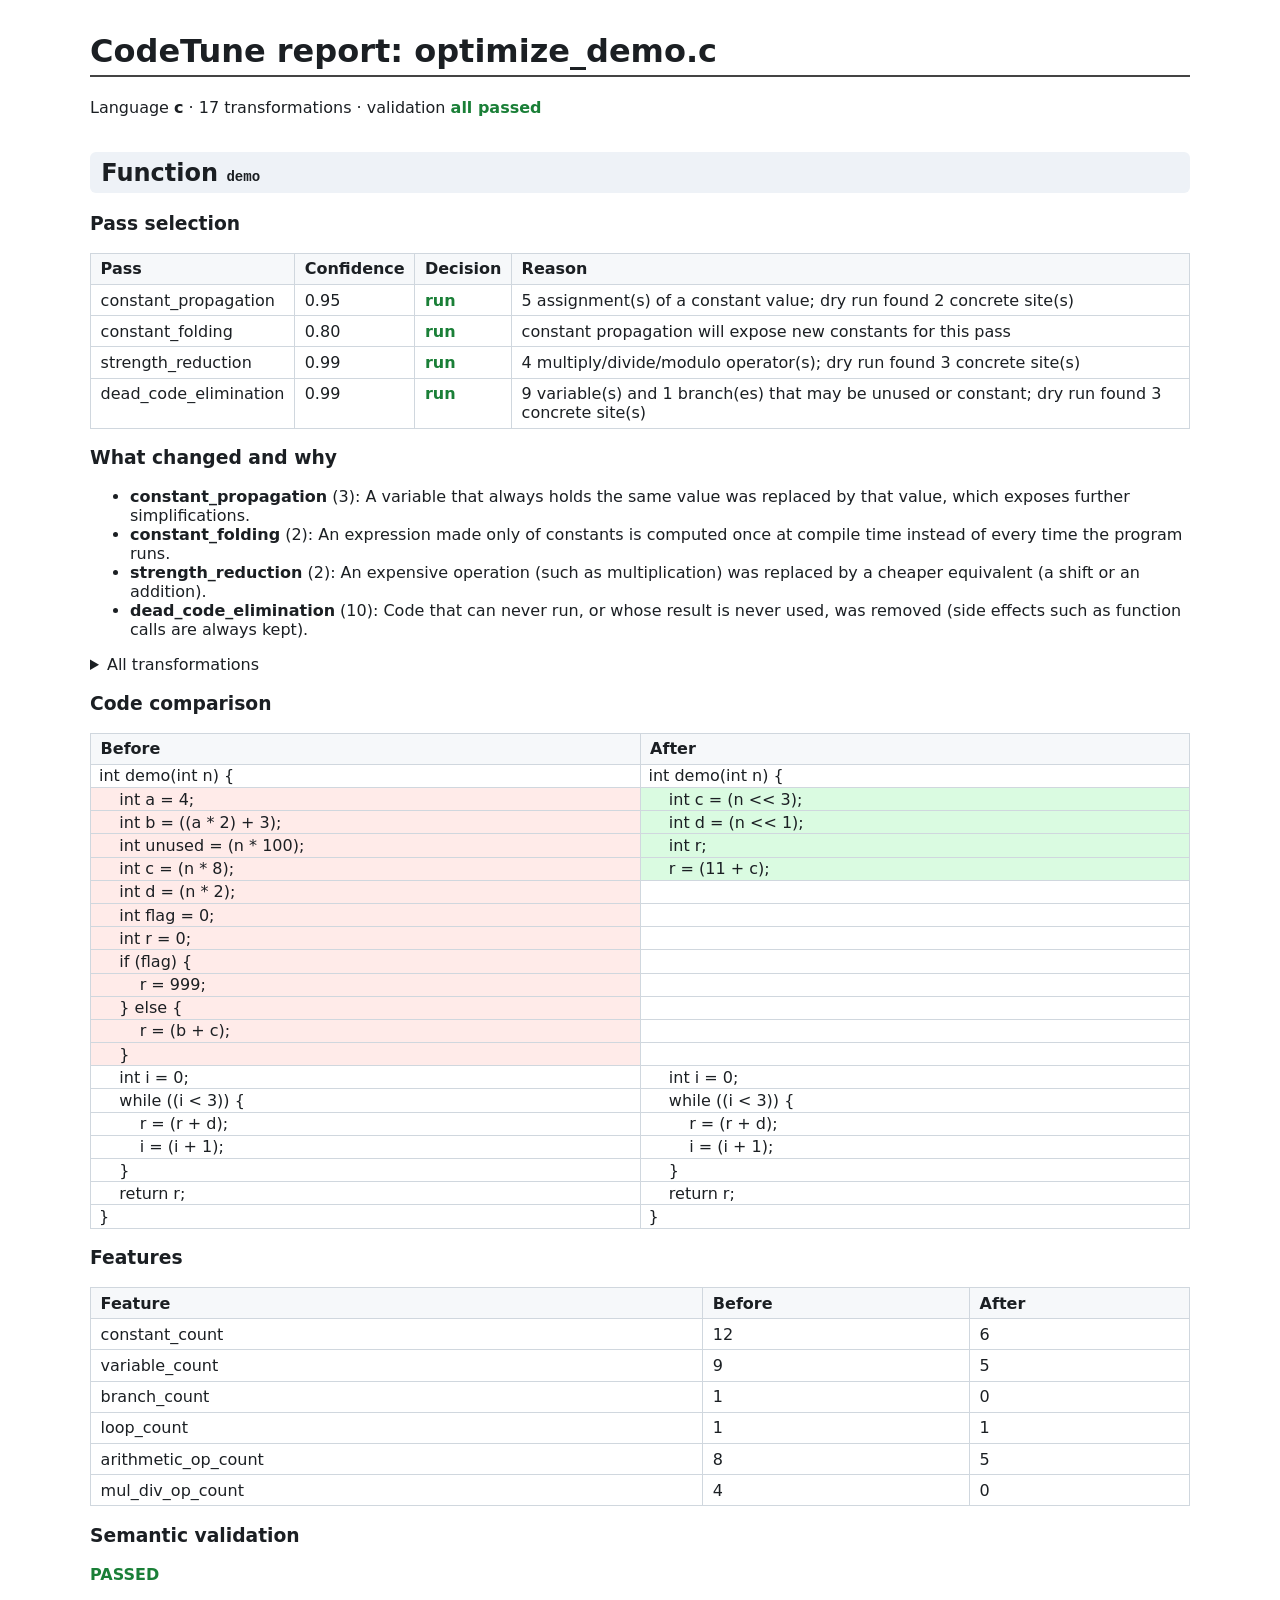
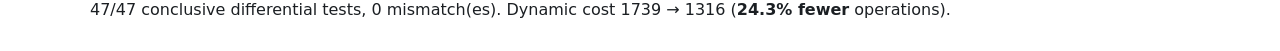
<file: reports/optimize_demo.html>
<!doctype html><html><head><meta charset='utf-8'><title>CodeTune report: optimize_demo.c</title><style>
body{font-family:system-ui,Segoe UI,Arial,sans-serif;margin:2rem auto;max-width:1100px;padding:0 1rem;color:#1b1f23}
h1{border-bottom:2px solid #444;padding-bottom:.3rem} h2{margin-top:2.2rem;background:#eef2f7;padding:.4rem .7rem;border-radius:6px}
table{border-collapse:collapse;width:100%;margin:.6rem 0} th,td{border:1px solid #d0d7de;padding:.35rem .6rem;text-align:left;vertical-align:top}
th{background:#f6f8fa} code,pre{font-family:Consolas,Menlo,monospace;font-size:.88rem}
.diff td{white-space:pre;padding:.1rem .5rem;width:50%} .del{background:#ffebe9}.add{background:#dafbe1}
.ok{color:#1a7f37;font-weight:600}.bad{color:#cf222e;font-weight:600}.warn{color:#9a6700}
.run{color:#1a7f37;font-weight:600}.skip{color:#8c959f}
</style></head><body><h1>CodeTune report: optimize_demo.c</h1><p>Language <b>c</b> &middot; 17 transformations &middot; validation <span class='ok'>all passed</span></p><h2>Function <code>demo</code></h2><h3>Pass selection</h3><table><tr><th>Pass</th><th>Confidence</th><th>Decision</th><th>Reason</th></tr><tr><td>constant_propagation</td><td>0.95</td><td class='run'>run</td><td>5 assignment(s) of a constant value; dry run found 2 concrete site(s)</td></tr><tr><td>constant_folding</td><td>0.80</td><td class='run'>run</td><td>constant propagation will expose new constants for this pass</td></tr><tr><td>strength_reduction</td><td>0.99</td><td class='run'>run</td><td>4 multiply/divide/modulo operator(s); dry run found 3 concrete site(s)</td></tr><tr><td>dead_code_elimination</td><td>0.99</td><td class='run'>run</td><td>9 variable(s) and 1 branch(es) that may be unused or constant; dry run found 3 concrete site(s)</td></tr></table><h3>What changed and why</h3><ul><li><b>constant_propagation</b> (3): A variable that always holds the same value was replaced by that value, which exposes further simplifications.</li><li><b>constant_folding</b> (2): An expression made only of constants is computed once at compile time instead of every time the program runs.</li><li><b>strength_reduction</b> (2): An expensive operation (such as multiplication) was replaced by a cheaper equivalent (a shift or an addition).</li><li><b>dead_code_elimination</b> (10): Code that can never run, or whose result is never used, was removed (side effects such as function calls are always kept).</li></ul><details><summary>All transformations</summary><ul><li>line 3: <code>replaced a with constant 4</code> <i>(constant_propagation)</i></li><li>line 9: <code>replaced flag with constant 0</code> <i>(constant_propagation)</i></li><li>line 3: <code>folded (4 * 2) -&gt; 8</code> <i>(constant_folding)</i></li><li>line 3: <code>folded (8 + 3) -&gt; 11</code> <i>(constant_folding)</i></li><li>line 5: <code>(n * 8) -&gt; (n &lt;&lt; 3)</code> <i>(strength_reduction)</i></li><li>line 6: <code>(n * 2) -&gt; (n &lt;&lt; 1)</code> <i>(strength_reduction)</i></li><li>line 9: <code>condition 0 is constant -&gt; kept only the else branch</code> <i>(dead_code_elimination)</i></li><li>line 8: <code>dead store to &#x27;r&#x27; removed (value never used)</code> <i>(dead_code_elimination)</i></li><li>line 7: <code>dead store to &#x27;flag&#x27; removed (value never used)</code> <i>(dead_code_elimination)</i></li><li>line 4: <code>dead store to &#x27;unused&#x27; removed (value never used)</code> <i>(dead_code_elimination)</i></li><li>line 2: <code>dead store to &#x27;a&#x27; removed (value never used)</code> <i>(dead_code_elimination)</i></li><li>line 2: <code>unused declaration of &#x27;a&#x27; removed</code> <i>(dead_code_elimination)</i></li><li>line 4: <code>unused declaration of &#x27;unused&#x27; removed</code> <i>(dead_code_elimination)</i></li><li>line 7: <code>unused declaration of &#x27;flag&#x27; removed</code> <i>(dead_code_elimination)</i></li><li>line 12: <code>replaced b with constant 11</code> <i>(constant_propagation)</i></li><li>line 3: <code>dead store to &#x27;b&#x27; removed (value never used)</code> <i>(dead_code_elimination)</i></li><li>line 3: <code>unused declaration of &#x27;b&#x27; removed</code> <i>(dead_code_elimination)</i></li></ul></details><h3>Code comparison</h3><table class="diff"><tr><th>Before</th><th>After</th></tr><tr><td class="">int demo(int n) {</td><td class="">int demo(int n) {</td></tr><tr><td class="del">    int a = 4;</td><td class="add">    int c = (n &lt;&lt; 3);</td></tr><tr><td class="del">    int b = ((a * 2) + 3);</td><td class="add">    int d = (n &lt;&lt; 1);</td></tr><tr><td class="del">    int unused = (n * 100);</td><td class="add">    int r;</td></tr><tr><td class="del">    int c = (n * 8);</td><td class="add">    r = (11 + c);</td></tr><tr><td class="del">    int d = (n * 2);</td><td class=""></td></tr><tr><td class="del">    int flag = 0;</td><td class=""></td></tr><tr><td class="del">    int r = 0;</td><td class=""></td></tr><tr><td class="del">    if (flag) {</td><td class=""></td></tr><tr><td class="del">        r = 999;</td><td class=""></td></tr><tr><td class="del">    } else {</td><td class=""></td></tr><tr><td class="del">        r = (b + c);</td><td class=""></td></tr><tr><td class="del">    }</td><td class=""></td></tr><tr><td class="">    int i = 0;</td><td class="">    int i = 0;</td></tr><tr><td class="">    while ((i &lt; 3)) {</td><td class="">    while ((i &lt; 3)) {</td></tr><tr><td class="">        r = (r + d);</td><td class="">        r = (r + d);</td></tr><tr><td class="">        i = (i + 1);</td><td class="">        i = (i + 1);</td></tr><tr><td class="">    }</td><td class="">    }</td></tr><tr><td class="">    return r;</td><td class="">    return r;</td></tr><tr><td class="">}</td><td class="">}</td></tr></table><h3>Features</h3><table><tr><th>Feature</th><th>Before</th><th>After</th></tr><tr><td>constant_count</td><td>12</td><td>6</td></tr><tr><td>variable_count</td><td>9</td><td>5</td></tr><tr><td>branch_count</td><td>1</td><td>0</td></tr><tr><td>loop_count</td><td>1</td><td>1</td></tr><tr><td>arithmetic_op_count</td><td>8</td><td>5</td></tr><tr><td>mul_div_op_count</td><td>4</td><td>0</td></tr></table><h3>Semantic validation</h3><p class='ok'>PASSED</p><p>47/47 conclusive differential tests, 0 mismatch(es). Dynamic cost 1739 &rarr; 1316 (<b>24.3% fewer</b> operations).</p></body></html>
</file>
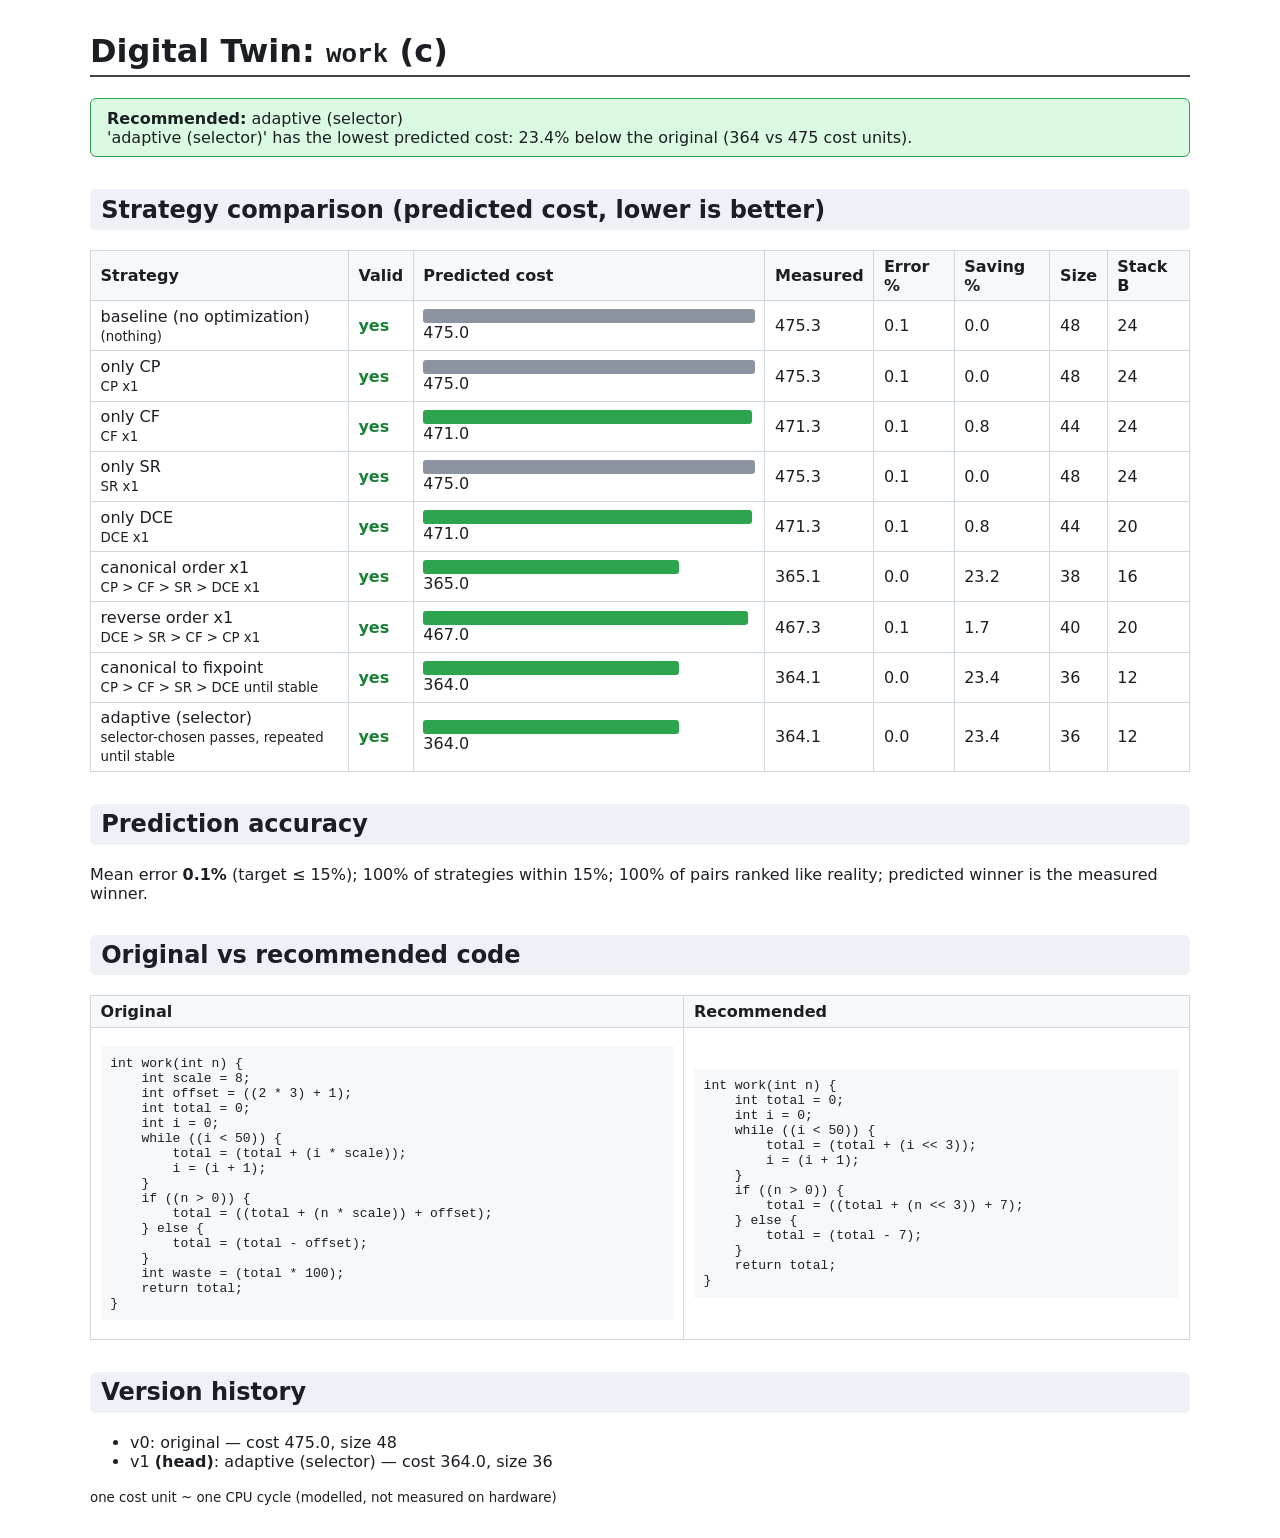
<file: reports/twin_work.html>
<!doctype html><html><head><meta charset='utf-8'><title>Digital Twin: work</title><style>
body{font-family:system-ui,Segoe UI,Arial,sans-serif;margin:2rem auto;max-width:1100px;padding:0 1rem;color:#1b1f23}
h1{border-bottom:2px solid #444;padding-bottom:.3rem} h2{margin-top:2rem;background:#eef2f7;padding:.4rem .7rem;border-radius:6px}
table{border-collapse:collapse;width:100%} th,td{border:1px solid #d0d7de;padding:.35rem .6rem;text-align:left}
th{background:#f6f8fa} .bar{height:14px;background:#2da44e;border-radius:3px} .bar.base{background:#8c959f}
.bar.bad{background:#cf222e} .ok{color:#1a7f37;font-weight:600}.bad{color:#cf222e;font-weight:600}
.rec{background:#dafbe1;border:1px solid #2da44e;border-radius:6px;padding:.6rem 1rem} pre{background:#f6f8fa;padding:.6rem;overflow:auto}
</style></head><body><h1>Digital Twin: <code>work</code> (c)</h1><div class='rec'><b>Recommended:</b> adaptive (selector)<br>&#x27;adaptive (selector)&#x27; has the lowest predicted cost: 23.4% below the original (364 vs 475 cost units).</div><h2>Strategy comparison (predicted cost, lower is better)</h2><table><tr><th>Strategy</th><th>Valid</th><th style='width:32%'>Predicted cost</th><th>Measured</th><th>Error %</th><th>Saving %</th><th>Size</th><th>Stack B</th></tr><tr><td>baseline (no optimization)<br><small>(nothing)</small></td><td class='ok'>yes</td><td><div class='bar base' style='width:100%'></div>475.0</td><td>475.3</td><td>0.1</td><td>0.0</td><td>48</td><td>24</td></tr><tr><td>only CP<br><small>CP x1</small></td><td class='ok'>yes</td><td><div class='bar base' style='width:100%'></div>475.0</td><td>475.3</td><td>0.1</td><td>0.0</td><td>48</td><td>24</td></tr><tr><td>only CF<br><small>CF x1</small></td><td class='ok'>yes</td><td><div class='bar' style='width:99%'></div>471.0</td><td>471.3</td><td>0.1</td><td>0.8</td><td>44</td><td>24</td></tr><tr><td>only SR<br><small>SR x1</small></td><td class='ok'>yes</td><td><div class='bar base' style='width:100%'></div>475.0</td><td>475.3</td><td>0.1</td><td>0.0</td><td>48</td><td>24</td></tr><tr><td>only DCE<br><small>DCE x1</small></td><td class='ok'>yes</td><td><div class='bar' style='width:99%'></div>471.0</td><td>471.3</td><td>0.1</td><td>0.8</td><td>44</td><td>20</td></tr><tr><td>canonical order x1<br><small>CP &gt; CF &gt; SR &gt; DCE x1</small></td><td class='ok'>yes</td><td><div class='bar' style='width:77%'></div>365.0</td><td>365.1</td><td>0.0</td><td>23.2</td><td>38</td><td>16</td></tr><tr><td>reverse order x1<br><small>DCE &gt; SR &gt; CF &gt; CP x1</small></td><td class='ok'>yes</td><td><div class='bar' style='width:98%'></div>467.0</td><td>467.3</td><td>0.1</td><td>1.7</td><td>40</td><td>20</td></tr><tr><td>canonical to fixpoint<br><small>CP &gt; CF &gt; SR &gt; DCE until stable</small></td><td class='ok'>yes</td><td><div class='bar' style='width:77%'></div>364.0</td><td>364.1</td><td>0.0</td><td>23.4</td><td>36</td><td>12</td></tr><tr><td>adaptive (selector)<br><small>selector-chosen passes, repeated until stable</small></td><td class='ok'>yes</td><td><div class='bar' style='width:77%'></div>364.0</td><td>364.1</td><td>0.0</td><td>23.4</td><td>36</td><td>12</td></tr></table><h2>Prediction accuracy</h2><p>Mean error <b>0.1%</b> (target &le; 15%); 100% of strategies within 15%; 100% of pairs ranked like reality; predicted winner is the measured winner.</p><h2>Original vs recommended code</h2><table><tr><th>Original</th><th>Recommended</th></tr><tr><td><pre>int work(int n) {
    int scale = 8;
    int offset = ((2 * 3) + 1);
    int total = 0;
    int i = 0;
    while ((i &lt; 50)) {
        total = (total + (i * scale));
        i = (i + 1);
    }
    if ((n &gt; 0)) {
        total = ((total + (n * scale)) + offset);
    } else {
        total = (total - offset);
    }
    int waste = (total * 100);
    return total;
}</pre></td><td><pre>int work(int n) {
    int total = 0;
    int i = 0;
    while ((i &lt; 50)) {
        total = (total + (i &lt;&lt; 3));
        i = (i + 1);
    }
    if ((n &gt; 0)) {
        total = ((total + (n &lt;&lt; 3)) + 7);
    } else {
        total = (total - 7);
    }
    return total;
}</pre></td></tr></table><h2>Version history</h2><ul><li>v0: original &mdash; cost 475.0, size 48</li><li>v1 <b>(head)</b>: adaptive (selector) &mdash; cost 364.0, size 36</li></ul><p><small>one cost unit ~ one CPU cycle (modelled, not measured on hardware)</small></p></body></html>
</file>
